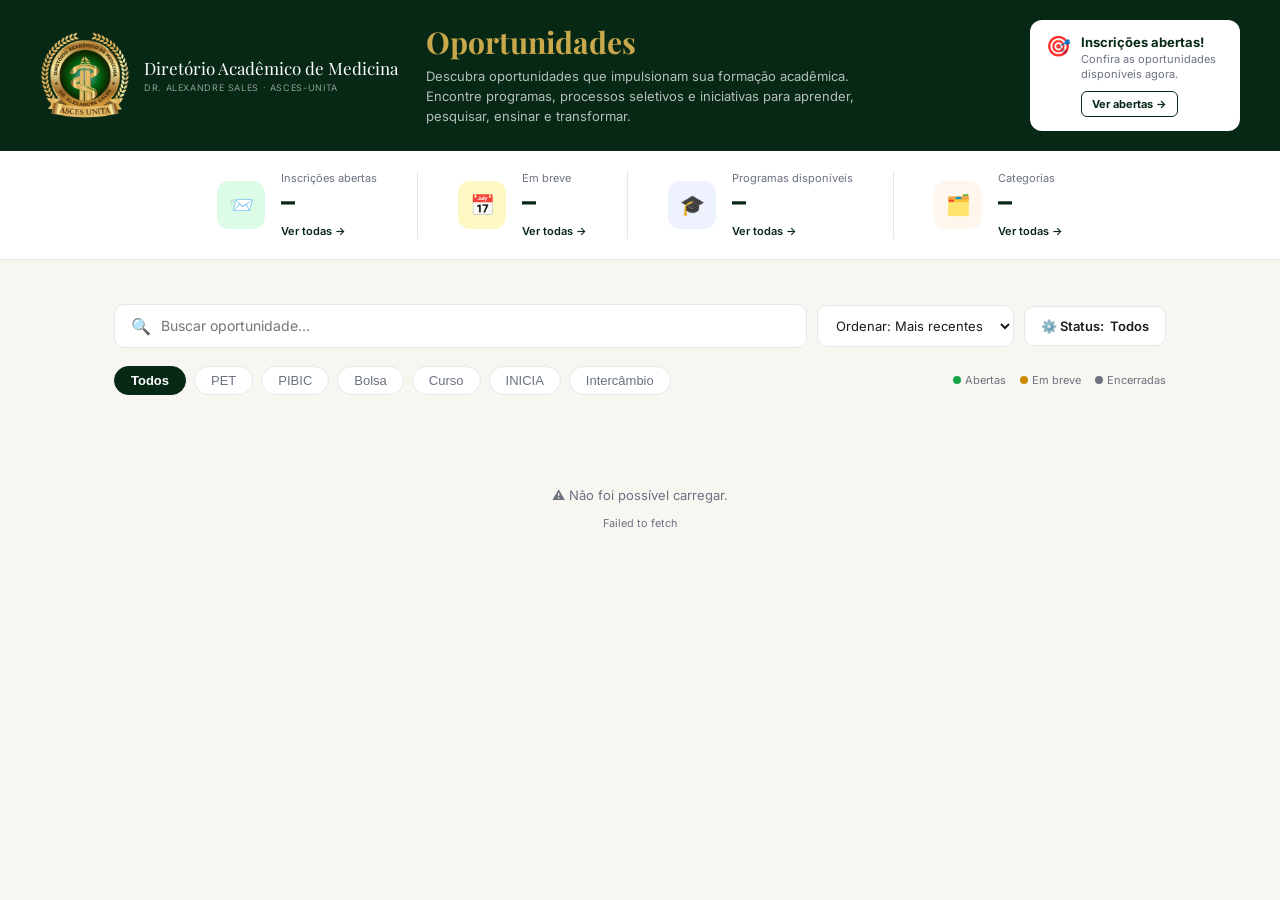
<file: index.html>
<!DOCTYPE html>
<html lang="pt-BR">
<head>
  <meta charset="UTF-8">
  <meta name="viewport" content="width=device-width, initial-scale=1.0">
  <title>Oportunidades – DAMAS</title>
  <link rel="preconnect" href="https://fonts.googleapis.com">
  <link href="https://fonts.googleapis.com/css2?family=Playfair+Display:wght@700&family=Inter:wght@400;500;600;700&display=swap" rel="stylesheet">
  <link rel="stylesheet" href="style.css">
</head>
<body>

<!-- HEADER -->
<header class="header">
  <div class="header-esquerda">
    <img src="brasao.png" alt="Brasão DAMAS" class="header-logo-img">
    <div>
      <div class="header-logo-nome">Diretório Acadêmico de Medicina</div>
      <div class="header-logo-sub">DR. ALEXANDRE SALES · ASCES-UNITA</div>
    </div>
  </div>
  <div class="header-centro">
    <h1 class="header-titulo"><span>Oportunidades</span></h1>
    <p class="header-desc">Descubra oportunidades que impulsionam sua formação acadêmica. Encontre programas, processos seletivos e iniciativas para aprender, pesquisar, ensinar e transformar.</p>
  </div>
  <div class="header-card">
    <div class="header-card-icon">🎯</div>
    <div>
      <div class="header-card-titulo">Inscrições abertas!</div>
      <div class="header-card-sub">Confira as oportunidades disponíveis agora.</div>
      <button class="header-card-btn" onclick="filtrarStatus('Abertas')">Ver abertas →</button>
    </div>
  </div>
</header>

<!-- CONTADORES -->
<div class="contadores" id="contadores">
  <div class="contador-item">
    <div class="contador-icone" style="background:#DCFCE7;color:#14532D">📨</div>
    <div>
      <div class="contador-label">Inscrições abertas</div>
      <div class="contador-num" id="cnt-abertas">–</div>
      <button class="contador-link" onclick="filtrarStatus('Abertas')">Ver todas →</button>
    </div>
  </div>
  <div class="contador-item">
    <div class="contador-icone" style="background:#FEF9C3;color:#713F12">📅</div>
    <div>
      <div class="contador-label">Em breve</div>
      <div class="contador-num" id="cnt-breve">–</div>
      <button class="contador-link" onclick="filtrarStatus('Em breve')">Ver todas →</button>
    </div>
  </div>
  <div class="contador-item">
    <div class="contador-icone" style="background:#EEF2FF;color:#3730A3">🎓</div>
    <div>
      <div class="contador-label">Programas disponíveis</div>
      <div class="contador-num" id="cnt-total">–</div>
      <button class="contador-link" onclick="filtrarStatus('')">Ver todas →</button>
    </div>
  </div>
  <div class="contador-item">
    <div class="contador-icone" style="background:#FFF7ED;color:#9A3412">🗂️</div>
    <div>
      <div class="contador-label">Categorias</div>
      <div class="contador-num" id="cnt-cats">–</div>
      <button class="contador-link" onclick="filtrarStatus('')">Ver todas →</button>
    </div>
  </div>
</div>

<!-- SEÇÃO PRINCIPAL -->
<section class="oport-section">

  <!-- BUSCA E ORDENAÇÃO -->
  <div class="busca-row">
    <div class="busca-wrap">
      <span class="busca-icon">🔍</span>
      <input class="busca-input" id="busca-input" type="text" placeholder="Buscar oportunidade..." oninput="filtrar()">
    </div>
    <select class="select-ordem" id="select-ordem" onchange="filtrar()">
      <option value="recentes">Ordenar: Mais recentes</option>
      <option value="az">A → Z</option>
      <option value="abertas">Abertas primeiro</option>
    </select>
    <button class="btn-filtros" id="btn-status" onclick="ciclarStatus()">⚙️ Status: <span id="label-status">Todos</span></button>
  </div>

  <!-- PILLS DE CATEGORIA -->
  <div class="cats-row">
    <button class="cat-pill ativa" onclick="filtrarCat(this,'')">Todos</button>
    <button class="cat-pill" onclick="filtrarCat(this,'PET')">PET</button>
    <button class="cat-pill" onclick="filtrarCat(this,'PIBIC')">PIBIC</button>
    <button class="cat-pill" onclick="filtrarCat(this,'Bolsa')">Bolsa</button>
    <button class="cat-pill" onclick="filtrarCat(this,'Curso')">Curso</button>
    <button class="cat-pill" onclick="filtrarCat(this,'INICIA')">INICIA</button>
    <button class="cat-pill" onclick="filtrarCat(this,'Intercâmbio')">Intercâmbio</button>
    <div class="status-legend">
      <span class="leg-dot" style="background:#16A34A"></span> Abertas
      <span class="leg-dot" style="background:#CA8A04;margin-left:10px"></span> Em breve
      <span class="leg-dot" style="background:#6B7280;margin-left:10px"></span> Encerradas
    </div>
  </div>

  <!-- LISTA -->
  <div class="oport-grid" id="oport-grid">
    <div class="loading-wrap"><div class="spinner"></div><span>Carregando oportunidades...</span></div>
  </div>

  <!-- VER TODAS -->
  <div class="ver-todas-wrap" id="ver-todas-wrap" style="display:none">
    <button class="btn-ver-todas" onclick="verTodas()">Ver todas as oportunidades →</button>
  </div>

</section>

<!-- MODAL -->
<div class="modal-overlay" id="modal-overlay" onclick="if(event.target===this)fecharModal()">
  <div class="modal">
    <button class="modal-close" onclick="fecharModal()">✕</button>
    <div id="modal-content"></div>
  </div>
</div>

<script src="script.js"></script>
</body>
</html>
</file>
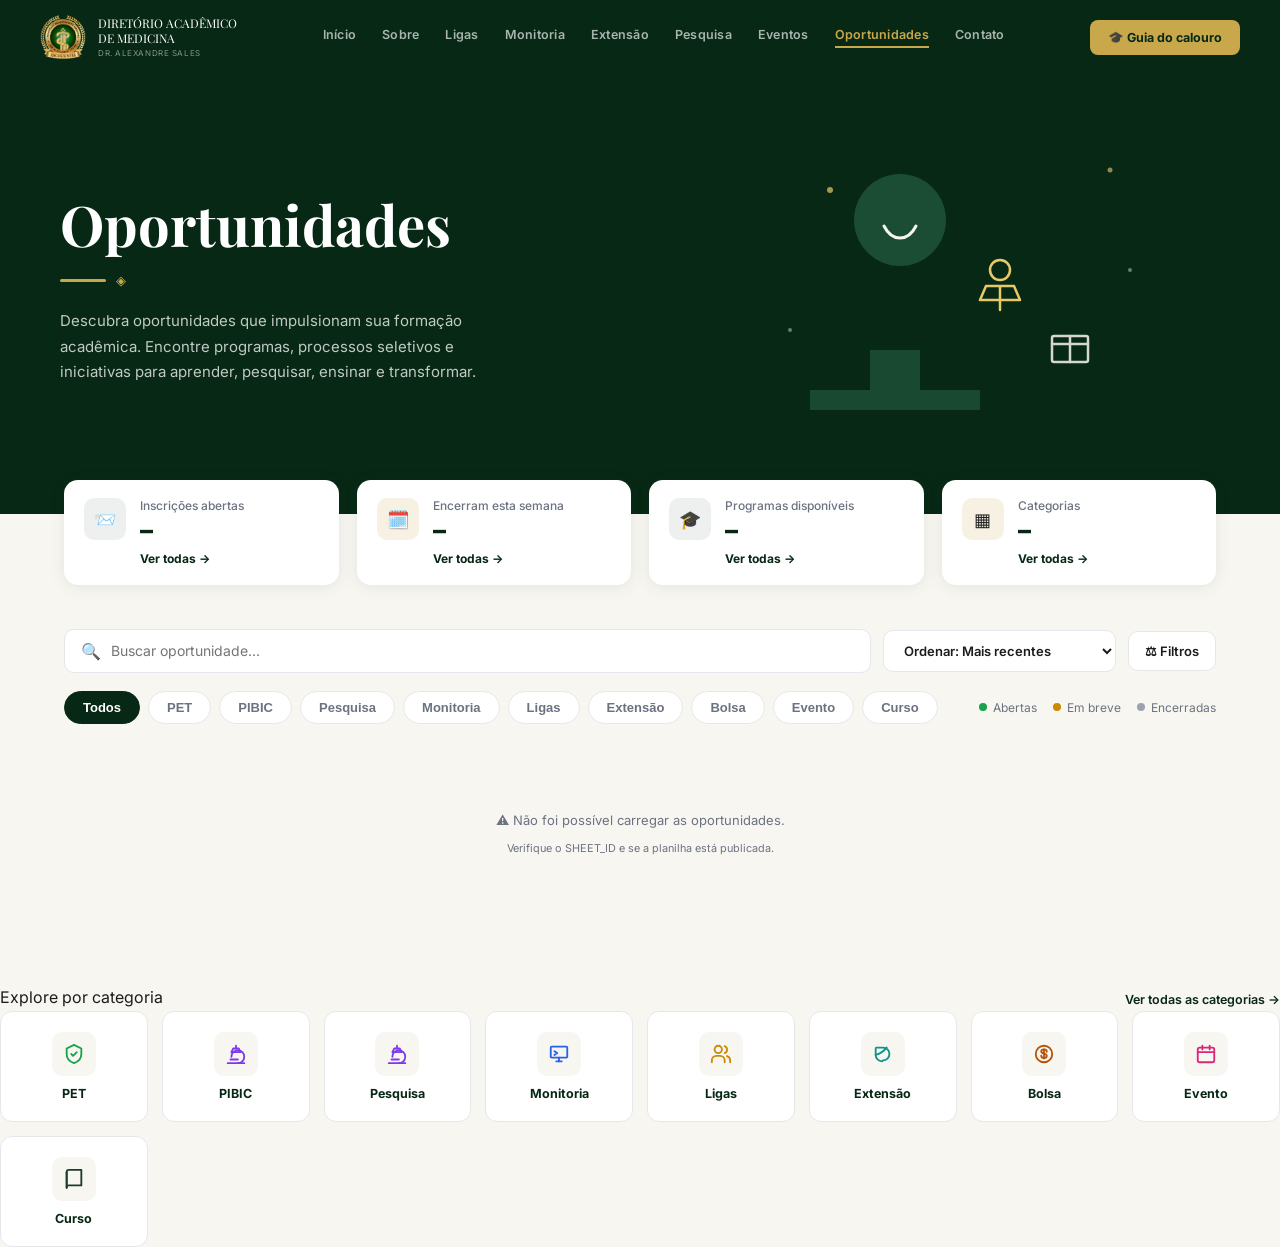
<file: oportunidades.html>
<!DOCTYPE html>
<html lang="pt-BR">
<head>
  <meta charset="UTF-8">
  <meta name="viewport" content="width=device-width, initial-scale=1.0">
  <title>Oportunidades – DAMAS</title>
  <link rel="preconnect" href="https://fonts.googleapis.com">
  <link href="https://fonts.googleapis.com/css2?family=Playfair+Display:wght@700&family=Inter:wght@400;500;600;700;800&display=swap" rel="stylesheet">
  <link rel="stylesheet" href="style.css">
  <link rel="stylesheet" href="oportunidades.css">
</head>
<body>

<!-- TOPO -->
<header class="topbar">
  <div class="topbar-marca">
    <img src="brasao.png" alt="Brasão DAMAS" class="topbar-logo-img">
    <div>
      <div class="topbar-nome">DIRETÓRIO ACADÊMICO<br>DE MEDICINA</div>
      <div class="topbar-sub">DR. ALEXANDRE SALES</div>
    </div>
  </div>
  <nav class="topbar-nav">
    <a href="#">Início</a>
    <a href="#">Sobre</a>
    <a href="#">Ligas</a>
    <a href="#">Monitoria</a>
    <a href="#">Extensão</a>
    <a href="#">Pesquisa</a>
    <a href="#">Eventos</a>
    <a href="#" class="ativo">Oportunidades</a>
    <a href="#">Contato</a>
  </nav>
  <button class="topbar-btn">🎓 Guia do calouro</button>
</header>

<!-- HERO -->
<section class="opp-hero">
  <div class="opp-hero-texto">
    <h1>Oportunidades</h1>
    <div class="opp-hero-linha"><span>◈</span></div>
    <p>Descubra oportunidades que impulsionam sua formação acadêmica. Encontre programas, processos seletivos e iniciativas para aprender, pesquisar, ensinar e transformar.</p>
  </div>
  <div class="opp-hero-arte" aria-hidden="true">
    <svg viewBox="0 0 420 320" class="opp-hero-svg">
      <circle cx="80" cy="60" r="3" fill="#E8C96A" opacity=".7"/>
      <circle cx="360" cy="40" r="2.5" fill="#E8C96A" opacity=".6"/>
      <circle cx="380" cy="140" r="2" fill="#fff" opacity=".4"/>
      <circle cx="40" cy="200" r="2" fill="#fff" opacity=".4"/>
      <path d="M60 260 h60 v-40 h50 v40 h60 v20 h-170 z" fill="#2D6A4F" opacity=".5"/>
      <g transform="translate(150,90)">
        <circle cx="0" cy="0" r="46" fill="#2D6A4F" opacity=".55"/>
        <path d="M-16 6c4 8 10 12 16 12s12-4 16-12" stroke="#F8F6F1" stroke-width="3" fill="none" stroke-linecap="round"/>
      </g>
      <g transform="translate(250,150)" stroke="#E8C96A" stroke-width="2.5" fill="none" stroke-linecap="round" stroke-linejoin="round">
        <path d="M0 30 V6 M-14 6 h28 M-14 6 l-6 14 h40 l-6-14"/>
        <circle cx="0" cy="-10" r="10"/>
      </g>
      <g transform="translate(320,220)" stroke="#F8F6F1" stroke-width="2.5" fill="none" stroke-linecap="round" stroke-linejoin="round" opacity=".85">
        <rect x="-18" y="-14" width="36" height="26" rx="2"/>
        <path d="M-18 -6 h36 M0 -14 v26"/>
      </g>
    </svg>
  </div>
</section>

<!-- ESTATÍSTICAS -->
<div class="opp-stats">
  <div class="opp-stat">
    <div class="opp-stat-icon opp-stat-icon--verde">📨</div>
    <div class="opp-stat-body">
      <div class="opp-stat-label">Inscrições abertas</div>
      <div class="opp-stat-valor" id="stat-abertas">–</div>
      <a class="opp-stat-link" onclick="filtrarStatusChip('aberto')">Ver todas →</a>
    </div>
  </div>
  <div class="opp-stat">
    <div class="opp-stat-icon opp-stat-icon--dourado">🗓️</div>
    <div class="opp-stat-body">
      <div class="opp-stat-label">Encerram esta semana</div>
      <div class="opp-stat-valor" id="stat-semana">–</div>
      <a class="opp-stat-link" onclick="filtrarStatusChip('aberto')">Ver todas →</a>
    </div>
  </div>
  <div class="opp-stat">
    <div class="opp-stat-icon opp-stat-icon--verde">🎓</div>
    <div class="opp-stat-body">
      <div class="opp-stat-label">Programas disponíveis</div>
      <div class="opp-stat-valor" id="stat-total">–</div>
      <a class="opp-stat-link" onclick="limparFiltros()">Ver todas →</a>
    </div>
  </div>
  <div class="opp-stat">
    <div class="opp-stat-icon opp-stat-icon--dourado">▦</div>
    <div class="opp-stat-body">
      <div class="opp-stat-label">Categorias</div>
      <div class="opp-stat-valor" id="stat-categorias">–</div>
      <a class="opp-stat-link" href="#opp-categorias">Ver todas →</a>
    </div>
  </div>
</div>

<!-- SEÇÃO PRINCIPAL -->
<section class="opp-section">

  <!-- BUSCA -->
  <div class="opp-busca-row">
    <div class="busca-wrap opp-busca-wrap">
      <span class="busca-icon">🔍</span>
      <input class="busca-input" id="opp-busca-input" type="text" placeholder="Buscar oportunidade..." oninput="filtrarOportunidades()">
    </div>
    <div class="opp-ordenar-wrap">
      <select id="opp-ordenar" class="opp-ordenar" onchange="filtrarOportunidades()">
        <option value="recentes">Ordenar: Mais recentes</option>
        <option value="prazo">Ordenar: Prazo mais próximo</option>
        <option value="az">Ordenar: A–Z</option>
      </select>
    </div>
    <button class="btn-filtros" id="opp-btn-filtros" onclick="alternarFiltrosAvancados()">
      ⚖ Filtros
    </button>
  </div>

  <!-- CHIPS DE CATEGORIA -->
  <div class="opp-chips-row">
    <div class="opp-chips" id="opp-chips"></div>
    <div class="opp-legenda">
      <span><i class="dot dot-aberto"></i>Abertas</span>
      <span><i class="dot dot-breve"></i>Em breve</span>
      <span><i class="dot dot-encerrado"></i>Encerradas</span>
    </div>
  </div>

  <!-- LISTA -->
  <div class="opp-lista" id="opp-lista">
    <div class="loading-wrap">
      <div class="spinner"></div>
      <span>Carregando oportunidades...</span>
    </div>
  </div>

  <!-- VER TODAS -->
  <div class="ver-todas-wrap" id="opp-ver-todas-wrap" style="display:none">
    <button class="btn-ver-todas" onclick="verTodasOportunidades()">Ver todas as oportunidades →</button>
  </div>

</section>

<!-- EXPLORAR POR CATEGORIA -->
<section class="acesso-section" id="opp-categorias">
  <div class="opp-categorias-topo">
    <div>
      <div class="acesso-titulo">Explore por categoria</div>
      <div class="acesso-linha"></div>
    </div>
    <a class="opp-categorias-link" href="#" onclick="limparFiltros();return false;">Ver todas as categorias →</a>
  </div>
  <div class="opp-categorias-grid" id="opp-categorias-grid"></div>
</section>

<!-- MODAL -->
<div class="modal-overlay" id="opp-modal-overlay" onclick="if(event.target===this)fecharModalOpp()">
  <div class="modal">
    <button class="modal-close" onclick="fecharModalOpp()">✕</button>
    <div id="opp-modal-content"></div>
  </div>
</div>

<script src="oportunidades.js"></script>
</body>
</html>
</file>
<file: style.css>
*, *::before, *::after { box-sizing: border-box; margin: 0; padding: 0; }
:root {
  --verde: #072815; --verde-md: #072815; --dourado: #C9A84C;  
  --fundo: #F8F6F1; --branco: #FFFFFF; --cinza1: #6B7280; --cinza2: #E5E7EB;
  --texto: #1C1C1C; --radius: 12px; --sombra: 0 2px 16px rgba(26,61,43,.09);
  --font: 'Inter', sans-serif; --font-d: 'Playfair Display', serif;
}
body { font-family: var(--font); background: var(--fundo); color: var(--texto); overflow-x: hidden; }
a { text-decoration: none; color: inherit; }

/* HEADER */ 
.header { background: var(--verde); display: grid; grid-template-columns: auto 1fr auto; align-items: center; gap: 28px; padding: 20px 40px; }
.header-esquerda { display: flex; align-items: center; gap: 14px; }
.header-logo-img { height: 90px; width: auto; object-fit: contain; flex-shrink: 0; }
.header-logo-nome { font-family: var(--font-d); font-size: 17px; color: #fff; line-height: 1.2; }
.header-logo-sub { font-size: 9px; color: rgba(255,255,255,.55); letter-spacing: .07em; text-transform: uppercase; margin-top: 3px; }
.header-titulo { font-family: var(--font-d); font-size: clamp(22px,3vw,30px); color: #fff; line-height: 1.2; margin-bottom: 6px; }
.header-titulo span { color: var(--dourado); }
.header-desc { font-size: 13px; color: rgba(255,255,255,.7); line-height: 1.55; max-width: 440px; }
.header-card { background: #fff; border-radius: 12px; padding: 14px 16px; display: flex; gap: 10px; align-items: flex-start; max-width: 210px; flex-shrink: 0; }
.header-card-icon { font-size: 20px; flex-shrink: 0; }
.header-card-titulo { font-size: 13px; font-weight: 700; color: var(--verde); margin-bottom: 2px; }
.header-card-sub { font-size: 11px; color: var(--cinza1); line-height: 1.4; margin-bottom: 8px; }
.header-card-btn { font-size: 11px; font-weight: 700; color: var(--verde); background: none; border: 1.5px solid var(--verde); border-radius: 6px; padding: 5px 10px; cursor: pointer; white-space: nowrap; font-family: var(--font); }
.header-card-btn:hover { background: var(--verde); color: #fff; }

/* CONTADORES */
.contadores { background: var(--branco); border-bottom: 1px solid var(--cinza2); padding: 20px 80px; display: flex; justify-content: center; gap: 0; }
.contador-item { display: flex; align-items: center; gap: 16px; padding: 0 40px; border-right: 1px solid var(--cinza2); }
.contador-item:last-child { border-right: none; }
.contador-icone { width: 48px; height: 48px; border-radius: 12px; display: flex; align-items: center; justify-content: center; font-size: 20px; flex-shrink: 0; }
.contador-label { font-size: 11px; color: var(--cinza1); margin-bottom: 2px; }
.contador-num { font-size: 28px; font-weight: 700; color: var(--verde); line-height: 1; margin-bottom: 4px; }
.contador-link { font-size: 11px; font-weight: 600; color: var(--verde); background: none; border: none; cursor: pointer; padding: 0; font-family: var(--font); }
.contador-link:hover { color: var(--dourado); }

/* SEÇÃO */
.oport-section { max-width: 1100px; margin: 0 auto; padding: 44px 24px 80px; }

/* BUSCA */
.busca-row { display: flex; align-items: center; gap: 10px; margin-bottom: 18px; flex-wrap: wrap; }
.busca-wrap { flex: 1; display: flex; align-items: center; gap: 10px; background: var(--branco); border: 1.5px solid var(--cinza2); border-radius: 10px; padding: 11px 16px; min-width: 200px; }
.busca-wrap:focus-within { border-color: var(--verde); }
.busca-icon { color: var(--cinza1); }
.busca-input { border: none; background: none; font-family: var(--font); font-size: 14px; color: var(--texto); outline: none; width: 100%; }
.select-ordem { font-family: var(--font); font-size: 13px; color: var(--texto); border: 1.5px solid var(--cinza2); border-radius: 10px; padding: 11px 14px; background: var(--branco); cursor: pointer; outline: none; }
.btn-filtros { display: flex; align-items: center; gap: 6px; padding: 11px 16px; border: 1.5px solid var(--cinza2); border-radius: 10px; background: var(--branco); font-family: var(--font); font-size: 13px; font-weight: 600; color: var(--texto); cursor: pointer; white-space: nowrap; transition: all .15s; }
.btn-filtros:hover { border-color: var(--verde); color: var(--verde); }
.btn-filtros.ativo { background: var(--verde); color: #fff; border-color: var(--verde); }

/* PILLS */
.cats-row { display: flex; align-items: center; gap: 8px; flex-wrap: wrap; margin-bottom: 32px; }
.cat-pill { padding: 6px 16px; border-radius: 30px; font-size: 13px; font-weight: 500; cursor: pointer; border: 1.5px solid var(--cinza2); background: var(--branco); color: var(--cinza1); transition: all .15s; white-space: nowrap; }
.cat-pill:hover { border-color: var(--verde); color: var(--verde); }
.cat-pill.ativa { background: var(--verde); color: var(--branco); border-color: var(--verde); font-weight: 600; }
.status-legend { display: flex; align-items: center; font-size: 11px; color: var(--cinza1); margin-left: auto; gap: 4px; }
.leg-dot { width: 8px; height: 8px; border-radius: 50%; display: inline-block; }

/* GRID DE CARDS */
.oport-grid { display: grid; grid-template-columns: repeat(4,1fr); gap: 22px; }

.oport-card { background: var(--branco); border-radius: var(--radius); box-shadow: var(--sombra); overflow: hidden; display: flex; flex-direction: column; transition: transform .2s, box-shadow .2s; cursor: pointer; }
.oport-card:hover { transform: translateY(-4px); box-shadow: 0 14px 40px rgba(26,61,43,.16); }

.card-capa { height: 130px; position: relative; display: flex; align-items: center; justify-content: center; overflow: hidden; }
.card-capa-bg { position: absolute; inset: 0; background-size: cover; background-position: center; }
.card-capa-overlay { position: absolute; inset: 0; background: linear-gradient(to bottom, rgba(0,0,0,.1), rgba(0,0,0,.6)); }
.card-capa-borda { position: absolute; bottom: 0; left: 0; right: 0; height: 3px; background: var(--dourado); }
.card-logo-wrap { position: relative; z-index: 2; width: 58px; height: 58px; background: rgba(255,255,255,.15); border-radius: 50%; border: 2px solid rgba(255,255,255,.4); display: flex; align-items: center; justify-content: center; backdrop-filter: blur(4px); }

.card-body { padding: 16px 16px 14px; flex: 1; display: flex; flex-direction: column; gap: 6px; }
.card-cat { font-size: 10px; font-weight: 700; letter-spacing: .1em; color: var(--dourado); }
.card-titulo { font-size: 15px; font-weight: 700; color: var(--verde); line-height: 1.35; }
.card-subtitulo { font-size: 11px; color: var(--cinza1); font-weight: 500; }
.card-desc { font-size: 12px; color: #444; line-height: 1.6; flex: 1; }
.card-meta { display: flex; flex-direction: column; gap: 3px; }
.card-meta-item { font-size: 11px; color: var(--cinza1); }
.card-status-tag { display: inline-flex; align-items: center; gap: 5px; font-size: 10px; font-weight: 700; padding: 3px 9px; border-radius: 20px; width: fit-content; }
.card-btn { display: flex; align-items: center; justify-content: center; gap: 6px; padding: 10px; border-radius: 8px; background: var(--verde); color: var(--branco); font-family: var(--font); font-size: 13px; font-weight: 600; border: none; cursor: pointer; transition: background .15s; margin-top: auto; }
.card-btn:hover { background: var(--verde-md); }

/* VER TODAS */
.ver-todas-wrap { text-align: center; margin-top: 32px; }
.btn-ver-todas { display: inline-flex; align-items: center; gap: 8px; padding: 13px 32px; border-radius: 10px; border: 1.5px solid var(--cinza2); background: var(--branco); font-family: var(--font); font-size: 14px; font-weight: 600; color: var(--verde); cursor: pointer; transition: all .15s; }
.btn-ver-todas:hover { border-color: var(--verde); background: var(--verde); color: #fff; }

/* LOADING */
.loading-wrap { display: flex; flex-direction: column; align-items: center; padding: 60px; gap: 14px; color: var(--cinza1); font-size: 13px; }
.spinner { width: 32px; height: 32px; border: 3px solid var(--cinza2); border-top-color: var(--verde); border-radius: 50%; animation: spin .7s linear infinite; }
@keyframes spin { to { transform: rotate(360deg); } }

/* MODAL */
.modal-overlay { position: fixed; inset: 0; background: rgba(0,0,0,.55); z-index: 1000; display: none; align-items: center; justify-content: center; padding: 24px; }
.modal-overlay.open { display: flex; }
.modal { background: var(--branco); border-radius: 16px; max-width: 580px; width: 100%; position: relative; overflow: hidden; max-height: 90vh; overflow-y: auto; }
.modal-capa { height: 160px; background: #E8F0EB; background-size: cover; background-position: center; display: flex; align-items: center; justify-content: center; font-size: 56px; }
.modal-close { position: absolute; top: 12px; right: 12px; z-index: 10; width: 30px; height: 30px; border-radius: 50%; background: rgba(0,0,0,.25); border: none; color: #fff; font-size: 14px; cursor: pointer; }
.modal-body { padding: 24px 28px 28px; }
.modal-status { display: inline-flex; align-items: center; gap: 5px; font-size: 10px; font-weight: 700; letter-spacing: .08em; text-transform: uppercase; padding: 3px 9px; border-radius: 20px; margin-bottom: 10px; }
.modal-titulo { font-size: 22px; font-weight: 700; color: var(--verde); margin-bottom: 4px; line-height: 1.25; }
.modal-subtitulo { font-size: 13px; color: var(--cinza1); margin-bottom: 14px; }
.modal-desc { font-size: 14px; color: #444; line-height: 1.7; margin-bottom: 20px; }
.modal-grid { display: grid; grid-template-columns: 1fr 1fr; gap: 12px; margin-bottom: 20px; }
.modal-info { display: flex; flex-direction: column; gap: 2px; }
.modal-info-label { font-size: 10px; font-weight: 700; text-transform: uppercase; letter-spacing: .08em; color: var(--cinza1); }
.modal-info-value { font-size: 13px; font-weight: 600; color: var(--verde); }
.modal-acoes { display: flex; gap: 8px; flex-wrap: wrap; }
.modal-btn-p { flex: 1; padding: 13px; border-radius: 10px; background: var(--verde); color: #fff; font-family: var(--font); font-size: 14px; font-weight: 700; border: none; cursor: pointer; text-align: center; }
.modal-btn-p:hover { background: var(--verde-md); }
.modal-btn-s { padding: 13px 16px; border-radius: 10px; border: 1.5px solid var(--cinza2); background: var(--branco); font-family: var(--font); font-size: 13px; font-weight: 600; color: var(--verde); cursor: pointer; }
.modal-btn-s:hover { border-color: var(--verde); }

/* RESPONSIVO */
@media (max-width: 900px) {
  .header { grid-template-columns: 1fr; padding: 20px 24px; gap: 14px; }
  .header-card { display: none; }
  .contadores { padding: 16px 24px; flex-wrap: wrap; gap: 16px; }
  .contador-item { border-right: none; padding: 0; }
  .oport-grid { grid-template-columns: repeat(2,1fr); }
}
@media (max-width: 540px) {
  .oport-card { grid-template-columns: 1fr; }
  .card-img-wrap { display: none; }
}
</file>
<file: oportunidades.css>
/* ============================================
   OPORTUNIDADES – DAMAS
   Usa as mesmas variáveis definidas em style.css
   (--verde, --dourado, --fundo, --branco, etc.)
============================================ */

/* ── TOPO / NAVEGAÇÃO ── */
.topbar {
  background: var(--verde);
  display: flex;
  align-items: center;
  justify-content: space-between;
  gap: 24px;
  padding: 14px 40px;
}
.topbar-marca { display: flex; align-items: center; gap: 12px; }
.topbar-logo-img { height: 46px; width: auto; flex-shrink: 0; }
.topbar-nome { font-family: var(--font-d); font-size: 12px; color: #fff; line-height: 1.25; }
.topbar-sub { font-size: 8px; color: rgba(255,255,255,.5); letter-spacing: .07em; margin-top: 2px; }
.topbar-nav { display: flex; align-items: center; gap: 26px; flex-wrap: wrap; }
.topbar-nav a {
  font-size: 12.5px; font-weight: 600; color: rgba(255,255,255,.65);
  letter-spacing: .02em; padding-bottom: 4px; border-bottom: 2px solid transparent;
  transition: color .15s, border-color .15s;
}
.topbar-nav a:hover { color: #fff; }
.topbar-nav a.ativo { color: var(--dourado); border-color: var(--dourado); }
.topbar-btn {
  flex-shrink: 0; display: flex; align-items: center; gap: 8px;
  background: var(--dourado); color: var(--verde);
  font-family: var(--font); font-size: 12.5px; font-weight: 700;
  border: none; border-radius: 8px; padding: 10px 18px; cursor: pointer;
  white-space: nowrap; transition: background .15s;
}
.topbar-btn:hover { background: var(--dourado-claro); }

/* ── HERO ── */
.opp-hero {
  background: var(--verde);
  display: grid;
  grid-template-columns: 1.15fr 1fr;
  align-items: center;
  gap: 40px;
  padding: 56px 60px 64px;
}
.opp-hero-texto h1 {
  font-family: var(--font-d); font-weight: 700;
  font-size: clamp(38px, 5vw, 56px); color: #fff; line-height: 1.05;
}
.opp-hero-linha { display: flex; align-items: center; gap: 10px; margin: 18px 0 20px; }
.opp-hero-linha::before { content: ''; width: 46px; height: 3px; background: var(--dourado); border-radius: 2px; }
.opp-hero-linha span { color: var(--dourado); font-size: 13px; }
.opp-hero-texto p { font-size: 15px; color: rgba(255,255,255,.75); line-height: 1.7; max-width: 460px; }
.opp-hero-arte { display: flex; align-items: center; justify-content: center; }
.opp-hero-svg { width: 100%; max-width: 420px; height: auto; }

/* ── ESTATÍSTICAS ── */
.opp-stats {
  max-width: 1200px; margin: -34px auto 0; position: relative; z-index: 2;
  display: grid; grid-template-columns: repeat(4, 1fr); gap: 18px;
  padding: 0 24px;
}
.opp-stat {
  background: var(--branco); border-radius: 14px; box-shadow: var(--sombra);
  padding: 18px 20px; display: flex; align-items: flex-start; gap: 14px;
}
.opp-stat-icon {
  width: 42px; height: 42px; border-radius: 10px; flex-shrink: 0;
  display: flex; align-items: center; justify-content: center; font-size: 18px;
}
.opp-stat-icon--verde { background: rgba(26,61,43,.08); }
.opp-stat-icon--dourado { background: rgba(201,168,76,.16); }
.opp-stat-label { font-size: 12px; color: var(--cinza1); font-weight: 500; }
.opp-stat-valor { font-size: 26px; font-weight: 800; color: var(--verde); line-height: 1.3; }
.opp-stat-link { font-size: 12px; font-weight: 700; color: var(--verde); cursor: pointer; }
.opp-stat-link:hover { color: var(--dourado); }

/* ── SEÇÃO PRINCIPAL ── */
.opp-section { max-width: 1200px; margin: 0 auto; padding: 44px 24px 72px; }

.opp-busca-row { display: flex; align-items: center; gap: 12px; margin-bottom: 18px; }
.opp-busca-wrap { flex: 1; }
.opp-ordenar-wrap { flex-shrink: 0; }
.opp-ordenar {
  padding: 11px 16px; border: 1.5px solid var(--cinza2); border-radius: 10px;
  background: var(--branco); font-family: var(--font); font-size: 13px;
  font-weight: 600; color: var(--texto); cursor: pointer; outline: none;
}
.opp-ordenar:hover { border-color: var(--verde); }

.opp-chips-row {
  display: flex; align-items: center; justify-content: space-between;
  gap: 20px; margin-bottom: 28px; flex-wrap: wrap;
}
.opp-chips { display: flex; gap: 8px; flex-wrap: wrap; }
.opp-chip {
  padding: 8px 18px; border-radius: 30px; font-size: 13px; font-weight: 600;
  cursor: pointer; border: 1.5px solid var(--cinza2); background: var(--branco);
  color: var(--cinza1); white-space: nowrap; transition: all .15s;
}
.opp-chip:hover { border-color: var(--verde); color: var(--verde); }
.opp-chip.ativa { background: var(--verde); color: var(--branco); border-color: var(--verde); }

.opp-legenda { display: flex; gap: 16px; font-size: 12px; color: var(--cinza1); flex-shrink: 0; }
.opp-legenda span { display: flex; align-items: center; gap: 6px; }
.dot { width: 8px; height: 8px; border-radius: 50%; display: inline-block; }
.dot-aberto { background: #16A34A; }
.dot-breve { background: #CA8A04; }
.dot-encerrado { background: #9CA3AF; }

/* ── LISTA DE OPORTUNIDADES ── */
.opp-lista { display: flex; flex-direction: column; gap: 16px; }

.opp-card {
  background: var(--branco); border-radius: var(--radius); box-shadow: var(--sombra);
  border-left: 5px solid var(--verde);
  display: grid; grid-template-columns: auto 1fr auto auto; align-items: center;
  gap: 22px; padding: 20px 24px; cursor: pointer; transition: transform .15s, box-shadow .15s;
}
.opp-card:hover { transform: translateY(-2px); box-shadow: 0 14px 40px rgba(26,61,43,.14); }

.opp-card-icone {
  width: 56px; height: 56px; border-radius: 50%; flex-shrink: 0;
  display: flex; align-items: center; justify-content: center;
  background: var(--fundo); border: 2px solid var(--cinza2);
}
.opp-card-icone svg { width: 24px; height: 24px; }
.opp-card-icone-label {
  position: absolute; margin-top: 40px; font-size: 9px; font-weight: 700;
  color: var(--cinza1); text-transform: uppercase; letter-spacing: .04em;
}
.opp-card-icone-col { display: flex; flex-direction: column; align-items: center; gap: 6px; width: 70px; }
.opp-card-icone-col span { font-size: 9.5px; font-weight: 700; color: var(--cinza1); text-transform: uppercase; letter-spacing: .04em; text-align: center; }

.opp-card-tag {
  display: inline-flex; align-items: center; gap: 5px; font-size: 10.5px; font-weight: 700;
  padding: 3px 10px 3px 8px; border-radius: 20px; margin-bottom: 6px; width: fit-content;
}
.tag-aberto { background: #DCFCE7; color: #15803D; }
.tag-breve  { background: #FEF3C7; color: #A16207; }
.tag-andamento { background: #DBEAFE; color: #1D4ED8; }
.tag-encerrado { background: #F3F4F6; color: #6B7280; }

.opp-card-titulo { font-size: 17px; font-weight: 700; color: var(--verde); margin-bottom: 2px; }
.opp-card-subtitulo { font-size: 12px; color: var(--cinza1); font-weight: 500; margin-bottom: 6px; }
.opp-card-desc { font-size: 12.5px; color: #444; line-height: 1.55; max-width: 480px; }

.opp-card-info { display: flex; flex-direction: column; gap: 8px; min-width: 150px; }
.opp-card-info-item { display: flex; align-items: flex-start; gap: 8px; font-size: 12.5px; color: #333; }
.opp-card-info-item small { display: block; font-size: 10.5px; color: var(--cinza1); font-weight: 600; }

.opp-card-acoes { display: flex; flex-direction: column; gap: 8px; min-width: 140px; }
.opp-btn-principal, .opp-btn-secundario {
  font-family: var(--font); font-size: 12.5px; font-weight: 700; border-radius: 8px;
  padding: 9px 14px; text-align: center; cursor: pointer; border: none; white-space: nowrap;
}
.opp-btn-principal { background: var(--verde); color: #fff; }
.opp-btn-principal:hover { background: var(--verde-md); }
.opp-btn-secundario { background: var(--branco); color: var(--verde); border: 1.5px solid var(--cinza2); }
.opp-btn-secundario:hover { border-color: var(--verde); }

.opp-card-seta { color: var(--cinza1); font-size: 20px; padding-left: 4px; }

/* ── CATEGORIAS EM DESTAQUE ── */
.opp-categorias-topo { display: flex; align-items: flex-end; justify-content: space-between; margin-bottom: 4px; }
.opp-categorias-link { font-size: 12.5px; font-weight: 600; color: var(--verde); }
.opp-categorias-link:hover { color: var(--dourado); }
.opp-categorias-grid { display: grid; grid-template-columns: repeat(8, 1fr); gap: 14px; }
.opp-categoria-card {
  background: var(--branco); border: 1.5px solid var(--cinza2); border-radius: 12px;
  padding: 20px 12px; display: flex; flex-direction: column; align-items: center; gap: 10px;
  text-align: center; cursor: pointer; transition: all .15s;
}
.opp-categoria-card:hover { border-color: var(--verde); transform: translateY(-2px); }
.opp-categoria-icon {
  width: 44px; height: 44px; border-radius: 10px; display: flex; align-items: center;
  justify-content: center; background: var(--fundo);
}
.opp-categoria-icon svg { width: 22px; height: 22px; }
.opp-categoria-nome { font-size: 12.5px; font-weight: 700; color: var(--verde); }

/* ── MODAL (reaproveita .modal / .modal-overlay de style.css) ── */
.opp-modal-header {
  display: flex; align-items: center; gap: 14px; padding: 26px 30px 0;
}
.opp-modal-icone {
  width: 58px; height: 58px; border-radius: 50%; flex-shrink: 0;
  display: flex; align-items: center; justify-content: center;
  background: var(--fundo); border: 2px solid var(--cinza2);
}
.opp-modal-icone svg { width: 26px; height: 26px; }

/* ── RESPONSIVO ── */
@media (max-width: 1100px) {
  .opp-categorias-grid { grid-template-columns: repeat(4, 1fr); }
}
@media (max-width: 980px) {
  .topbar { flex-wrap: wrap; }
  .topbar-nav { order: 3; width: 100%; justify-content: flex-start; overflow-x: auto; gap: 18px; }
  .opp-hero { grid-template-columns: 1fr; text-align: center; padding: 44px 24px 56px; }
  .opp-hero-texto p { margin: 0 auto; }
  .opp-hero-linha { justify-content: center; }
  .opp-hero-linha::before { display: none; }
  .opp-hero-arte { display: none; }
  .opp-stats { grid-template-columns: repeat(2, 1fr); margin-top: -20px; }
  .opp-card { grid-template-columns: auto 1fr; }
  .opp-card-info, .opp-card-acoes { grid-column: 2; }
  .opp-card-seta { display: none; }
}
@media (max-width: 640px) {
  .opp-stats { grid-template-columns: 1fr; }
  .opp-categorias-grid { grid-template-columns: repeat(2, 1fr); }
  .opp-card { grid-template-columns: 1fr; }
  .opp-card-icone-col { flex-direction: row; width: auto; }
}
</file>
